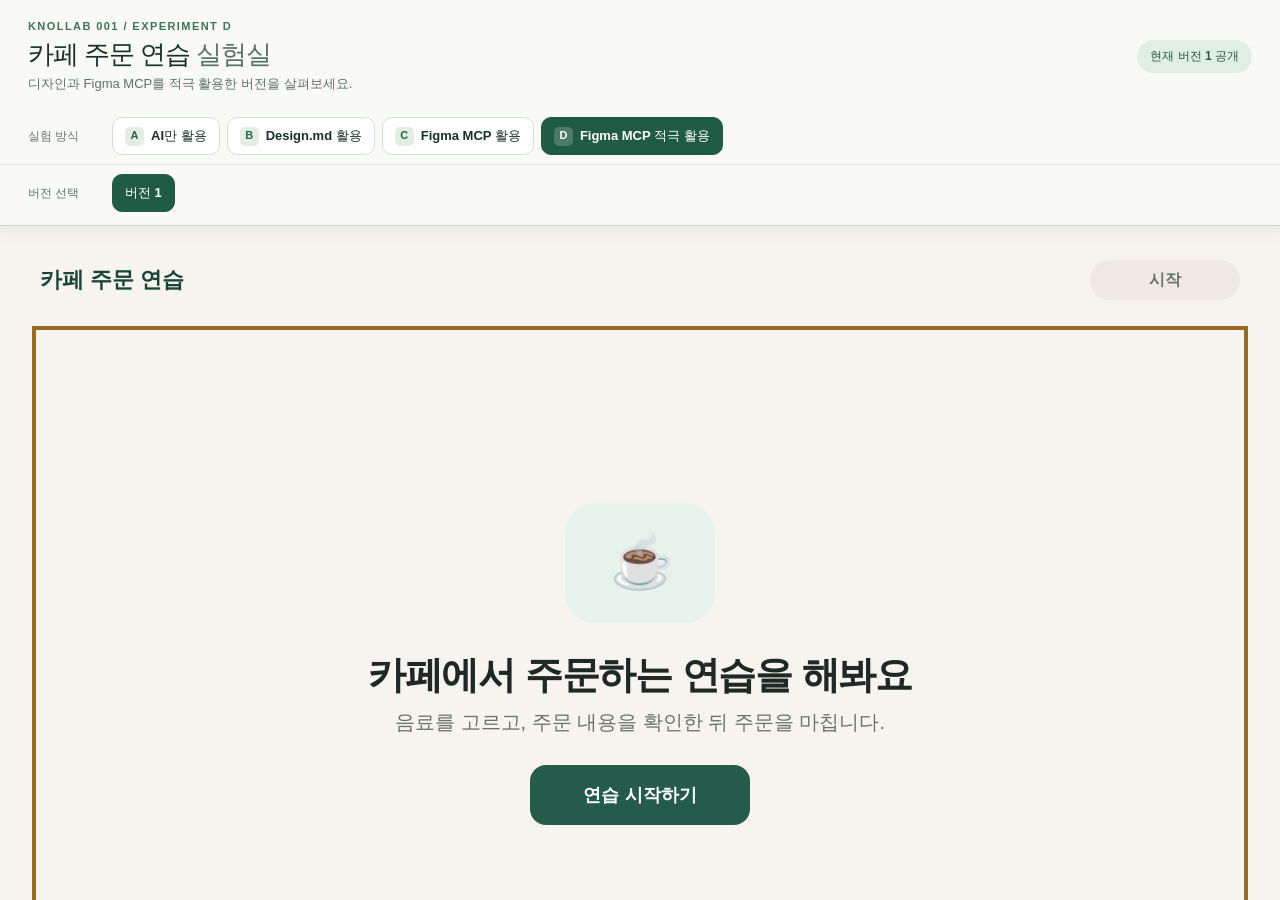
<file: index.html>
<!doctype html>
<html lang="ko">
<head>
  <meta charset="utf-8">
  <meta name="viewport" content="width=device-width, initial-scale=1">
  <meta name="theme-color" content="#152e29">
  <meta name="description" content="카페 주문 연습 실험 D의 버전 1을 체험합니다.">
  <title>실험 D · 카페 주문 연습</title>
  <link rel="stylesheet" href="shell.css">
  <script src="shell.js" defer></script>
</head>
<body>
  <div class="site-shell">
    <header class="site-header">
      <div class="header-top">
        <div class="identity">
          <span class="eyebrow">KNOLLAB 001 / EXPERIMENT D</span>
          <h1>카페 주문 연습 <span>실험실</span></h1>
          <p>디자인과 Figma MCP를 적극 활용한 버전을 살펴보세요.</p>
        </div>
        <span class="availability">현재 버전 1 공개</span>
      </div>

      <nav class="switcher" aria-label="실험 방식 전환">
        <span class="switcher-label">실험 방식</span>
        <div class="switcher-list">
          <a href="https://luckybridge.github.io/knollab-001-a-ai-only/?version=1"><span class="switcher-code">A</span><span>AI만 활용</span></a>
          <a href="https://luckybridge.github.io/knollab-001-b-design-md/?version=1"><span class="switcher-code">B</span><span>Design.md 활용</span></a>
          <a href="https://luckybridge.github.io/knollab-001-c-design-figma-mcp/?version=1"><span class="switcher-code">C</span><span>Figma MCP 활용</span></a>
          <a href="?version=1" aria-current="page"><span class="switcher-code">D</span><span>Figma MCP 적극 활용</span></a>
        </div>
      </nav>

      <nav class="switcher version-switcher" aria-label="버전 전환">
        <span class="switcher-label">버전 선택</span>
        <div class="switcher-list">
          <a href="?version=1" aria-current="page">버전 1</a>
        </div>
      </nav>
    </header>

    <main class="experience" aria-label="버전 1 체험 영역">
      <iframe src="experience/v1/index.html" title="실험 D 버전 1 카페 주문 연습" loading="eager" allow="fullscreen" sandbox="allow-scripts" referrerpolicy="no-referrer"></iframe>
    </main>
  </div>
</body>
</html>
</file>
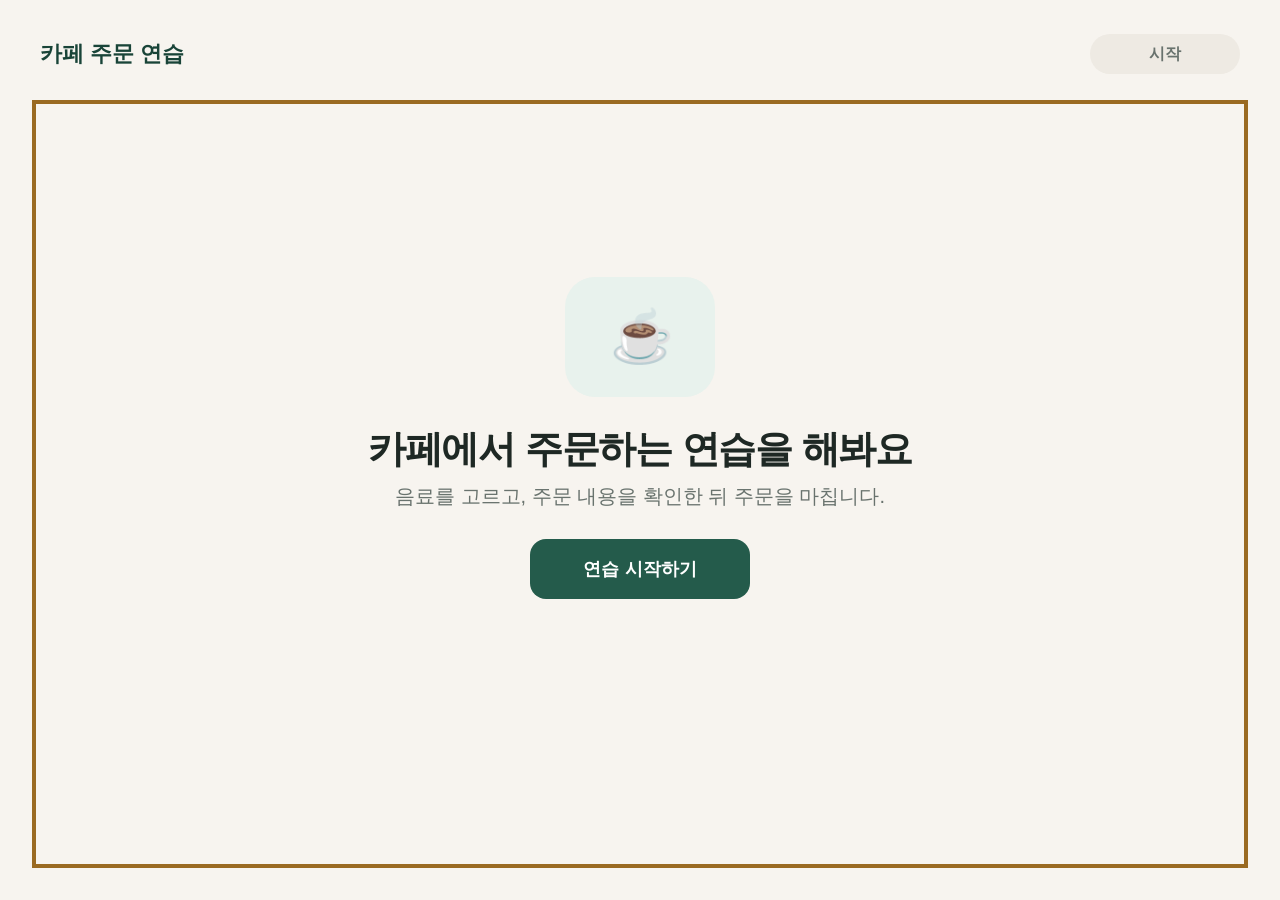
<file: experience/v1/index.html>
<!doctype html>
<html lang="ko">
<head>
  <meta charset="utf-8">
  <meta name="viewport" content="width=device-width, initial-scale=1">
  <meta name="theme-color" content="#245b4b">
  <title>카페 주문 연습</title>
  <link rel="stylesheet" href="style.css">
  <link rel="stylesheet" href="responsive.css">
</head>
<body>
  <div class="app-shell">
    <header class="app-header" aria-label="카페 주문 연습">
      <a class="brand" href="#" data-action="restart">카페 주문 연습</a>
      <div id="progress" class="progress-pill" aria-live="polite">시작</div>
    </header>

    <main id="app" class="app-main" tabindex="-1"></main>

    <div id="live-region" class="sr-only" aria-live="polite" aria-atomic="true"></div>
  </div>

  <noscript>
    <p class="noscript">이 연습을 사용하려면 JavaScript를 켜 주세요.</p>
  </noscript>
  <script src="script.js"></script>
</body>
</html>
</file>
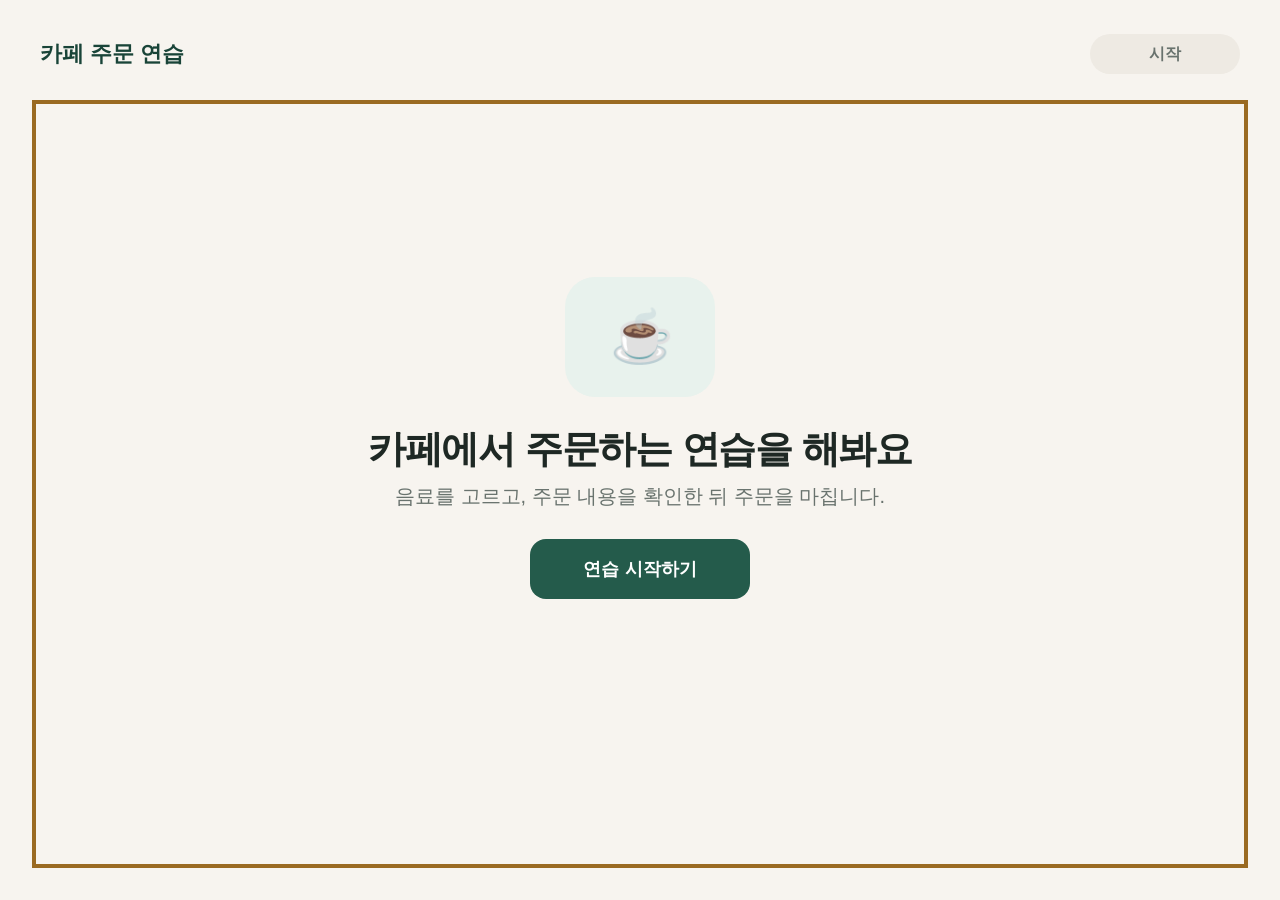
<file: versions/v1/index.html>
<!doctype html>
<html lang="ko">
<head>
  <meta charset="utf-8">
  <meta name="viewport" content="width=device-width, initial-scale=1">
  <meta name="theme-color" content="#245b4b">
  <title>카페 주문 연습</title>
  <link rel="stylesheet" href="style.css">
</head>
<body>
  <div class="app-shell">
    <header class="app-header" aria-label="카페 주문 연습">
      <a class="brand" href="#" data-action="restart">카페 주문 연습</a>
      <div id="progress" class="progress-pill" aria-live="polite">시작</div>
    </header>

    <main id="app" class="app-main" tabindex="-1"></main>

    <div id="live-region" class="sr-only" aria-live="polite" aria-atomic="true"></div>
  </div>

  <noscript>
    <p class="noscript">이 연습을 사용하려면 JavaScript를 켜 주세요.</p>
  </noscript>
  <script src="script.js"></script>
</body>
</html>
</file>
<file: shell.css>
:root { font-family: -apple-system, BlinkMacSystemFont, "Segoe UI", sans-serif; color: #16312a; background: #e9eee8; font-synthesis: none; }
* { box-sizing: border-box; }
body { margin: 0; }
a { color: inherit; }
.site-shell { min-height: 100vh; min-height: 100dvh; display: flex; flex-direction: column; }
.site-header { background: #f9faf6; border-bottom: 1px solid #cbd8cf; box-shadow: 0 5px 18px #143d2b12; position: relative; z-index: 1; }
.header-top { max-width: 1440px; margin: auto; padding: 20px 28px 15px; display: flex; align-items: center; justify-content: space-between; gap: 18px; }
.eyebrow { display: block; color: #3e7259; font-size: 11px; font-weight: 800; letter-spacing: .13em; }
h1 { margin: 5px 0 3px; font-size: clamp(20px, 2vw, 28px); letter-spacing: -.04em; }
h1 span { font-weight: 500; color: #557262; }
.identity p { margin: 0; font-size: 13px; color: #5a7164; }
.availability { white-space: nowrap; border-radius: 999px; background: #e1eee3; color: #285e42; padding: 8px 13px; font-size: 12px; font-weight: 700; }
.switcher { max-width: 1440px; margin: 0 auto; padding: 9px 28px; display: flex; align-items: center; gap: 16px; }
.version-switcher { border-top: 1px solid #e2e9e1; padding-bottom: 13px; }
.switcher-label { width: 68px; flex: none; color: #62776c; font-size: 12px; font-weight: 700; }
.switcher-list { display: flex; flex-wrap: wrap; gap: 7px; }
.switcher-list a { min-height: 38px; display: inline-flex; align-items: center; justify-content: center; gap: 7px; border: 1px solid #d4dfd4; border-radius: 10px; padding: 7px 12px; background: #fff; text-decoration: none; font-size: 13px; font-weight: 650; line-height: 1.2; }
.switcher-list a:hover { border-color: #478066; background: #f1f7ef; }
.switcher-list a:focus-visible { outline: 3px solid #e4aa55; outline-offset: 2px; }
.switcher-list a[aria-current="page"] { background: #205b43; border-color: #205b43; color: white; }
.switcher-list a[aria-current="page"]:hover { background: #164934; }
.switcher-code { width: 19px; height: 19px; display: grid; place-items: center; border-radius: 5px; background: #e2eee4; color: #286347; font-size: 11px; font-weight: 800; }
a[aria-current="page"] .switcher-code { background: #ffffff33; color: white; }
.experience { flex: 1; min-height: 600px; display: flex; }
.experience iframe { display: block; flex: 1; width: 100%; min-height: 600px; border: 0; background: #fff; }
@media (max-width: 700px) {
  .header-top { padding: 17px 16px 12px; align-items: flex-start; }
  .identity p { max-width: 270px; }
  .availability { padding: 6px 9px; font-size: 10px; }
  .switcher { padding: 9px 16px; display: block; }
  .switcher-label { display: block; width: auto; margin: 0 0 6px; }
  .switcher-list { gap: 6px; }
  .switcher-list a { min-height: 36px; padding: 6px 9px; font-size: 12px; }
  .experience, .experience iframe { min-height: 720px; }
}
@media (max-width: 420px) {
  .header-top { display: block; }
  .availability { display: inline-block; margin-top: 10px; }
}
</file>
<file: experience/v1/style.css>
:root {
  --bg: #f7f4ef;
  --surface: #ffffff;
  --text: #1e2824;
  --muted: #69736e;
  --border: #d8d4cd;
  --primary: #245b4b;
  --primary-dark: #194438;
  --primary-soft: #e8f2ed;
  --soft: #eeeae3;
  --complete: #e7f3ea;
  --danger-soft: #fff1ea;
  --focus: #9a6a22;
  --radius-sm: 12px;
  --radius-md: 16px;
  --radius-lg: 22px;
  --shadow: 0 10px 30px rgba(30, 40, 36, 0.08);
}

* { box-sizing: border-box; }

html { background: var(--bg); }

body {
  margin: 0;
  min-width: 768px;
  color: var(--text);
  background: var(--bg);
  font-family: "Noto Sans KR", "Apple SD Gothic Neo", "Malgun Gothic", sans-serif;
  line-height: 1.5;
  -webkit-font-smoothing: antialiased;
}

button, a { font: inherit; }
button { cursor: pointer; }

.app-shell {
  width: min(1200px, calc(100vw - 56px));
  min-height: 100vh;
  margin: 0 auto;
  padding: 28px 0 40px;
}

.app-header {
  display: flex;
  align-items: center;
  justify-content: space-between;
  min-height: 52px;
  gap: 20px;
  margin-bottom: 28px;
}

.brand {
  color: var(--primary-dark);
  font-size: 1.35rem;
  font-weight: 800;
  text-decoration: none;
  border-radius: 10px;
}

.progress-pill {
  flex: 0 0 auto;
  min-width: 150px;
  padding: 8px 14px;
  border-radius: 999px;
  background: var(--soft);
  color: var(--muted);
  text-align: center;
  font-weight: 700;
}

.app-main {
  min-height: calc(100vh - 148px);
  outline: none;
}

.screen {
  display: flex;
  flex-direction: column;
  min-height: 660px;
  gap: 28px;
}

.screen--center {
  align-items: center;
  justify-content: center;
  text-align: center;
}

.hero-symbol,
.complete-symbol {
  display: grid;
  place-items: center;
  width: 150px;
  height: 120px;
  border-radius: 30px;
  background: var(--primary-soft);
  color: var(--primary);
  font-size: 3.2rem;
  font-weight: 800;
  letter-spacing: -0.08em;
}

.complete-symbol {
  width: 112px;
  height: 112px;
  border-radius: 50%;
  background: var(--complete);
  font-size: 2.6rem;
  letter-spacing: 0;
}

.screen-title {
  margin: 0;
  font-size: clamp(2rem, 3.2vw, 2.4rem);
  line-height: 1.25;
  letter-spacing: -0.03em;
}

.screen-copy {
  margin: 8px 0 0;
  color: var(--muted);
  font-size: 1.25rem;
}

.title-block { max-width: 900px; }
.title-block--center { text-align: center; }

.current-selection {
  display: flex;
  align-items: center;
  justify-content: space-between;
  gap: 20px;
  min-height: 58px;
  padding: 12px 18px;
  border-radius: 14px;
  background: var(--soft);
}

.current-selection__label {
  color: var(--muted);
  font-weight: 700;
}

.current-selection__value {
  text-align: right;
  font-size: 1.1rem;
  font-weight: 800;
}

.choice-grid {
  display: grid;
  grid-template-columns: repeat(2, minmax(0, 1fr));
  gap: 16px;
}

.choice-grid--three {
  grid-template-columns: repeat(3, minmax(0, 1fr));
}

.choice-card {
  position: relative;
  display: flex;
  flex-direction: column;
  justify-content: center;
  min-height: 178px;
  padding: 20px;
  border: 2px solid var(--border);
  border-radius: 20px;
  background: var(--surface);
  color: var(--text);
  text-align: left;
  transition: border-color 120ms ease, background 120ms ease, transform 120ms ease;
}

.choice-card:hover { transform: translateY(-1px); }
.choice-card:active { transform: translateY(0); }

.choice-card.is-selected {
  border: 3px solid var(--primary);
  background: var(--primary-soft);
}

.choice-card__visual {
  width: 78px;
  height: 62px;
  margin-bottom: 12px;
  border-radius: 18px 18px 14px 14px;
  background: var(--drink-color, #8c664e);
  box-shadow: inset 0 -10px 0 rgba(255,255,255,0.16);
}

.choice-card__name {
  font-size: 1.45rem;
  font-weight: 800;
}

.choice-card__detail {
  margin-top: 6px;
  color: var(--muted);
  font-size: 1rem;
}

.choice-card__status {
  margin-top: 12px;
  color: var(--primary);
  font-size: 0.95rem;
  font-weight: 800;
}

.choice-card--simple { min-height: 170px; }
.choice-card--simple .choice-card__name { font-size: 1.55rem; }

.action-row {
  display: flex;
  justify-content: flex-end;
  gap: 14px;
  margin-top: auto;
  padding-top: 12px;
}

.button {
  min-width: 180px;
  min-height: 60px;
  padding: 14px 24px;
  border-radius: 16px;
  border: 2px solid transparent;
  font-size: 1.15rem;
  font-weight: 800;
}

.button--primary {
  min-width: 220px;
  color: white;
  background: var(--primary);
}

.button--secondary {
  color: var(--text);
  border-color: var(--border);
  background: var(--surface);
}

.button:disabled {
  cursor: not-allowed;
  color: #7d8581;
  background: #e3e0db;
  border-color: #e3e0db;
}

.review-card {
  overflow: hidden;
  border: 2px solid var(--border);
  border-radius: var(--radius-lg);
  background: var(--surface);
  box-shadow: var(--shadow);
}

.review-row,
.review-total {
  display: flex;
  align-items: center;
  justify-content: space-between;
  gap: 20px;
  min-height: 68px;
  padding: 14px 24px;
  border-bottom: 1px solid #ebe7e0;
}

.review-row__main {
  display: flex;
  align-items: center;
  gap: 20px;
}

.review-row__label {
  min-width: 52px;
  color: var(--muted);
  font-weight: 700;
}

.review-row__value {
  font-size: 1.2rem;
  font-weight: 800;
}

.edit-button {
  min-width: 88px;
  min-height: 42px;
  padding: 8px 12px;
  border: 0;
  border-radius: 10px;
  color: var(--primary);
  background: #f2f0ec;
  font-weight: 800;
}

.review-total {
  min-height: 82px;
  border-bottom: 0;
  font-weight: 800;
}

.review-total__price {
  color: var(--primary-dark);
  font-size: 1.75rem;
}

.order-phrase {
  width: min(720px, 100%);
  padding: 18px 24px;
  border: 2px solid var(--border);
  border-radius: 18px;
  background: var(--surface);
  text-align: left;
}

.order-phrase__label {
  display: block;
  color: var(--muted);
  font-size: 0.95rem;
  font-weight: 700;
}

.order-phrase__text {
  display: block;
  margin-top: 8px;
  font-size: 1.3rem;
  font-weight: 800;
}

.notice {
  padding: 12px 16px;
  border-radius: 12px;
  background: var(--danger-soft);
  font-weight: 700;
}

.sr-only {
  position: absolute !important;
  width: 1px !important;
  height: 1px !important;
  padding: 0 !important;
  margin: -1px !important;
  overflow: hidden !important;
  clip: rect(0,0,0,0) !important;
  white-space: nowrap !important;
  border: 0 !important;
}

.noscript { padding: 20px; }

:focus-visible {
  outline: 4px solid var(--focus);
  outline-offset: 4px;
}

@media (max-width: 940px) {
  body { min-width: 720px; }

  .app-shell {
    width: calc(100vw - 48px);
    padding-top: 24px;
  }

  .screen {
    min-height: calc(100vh - 142px);
    gap: 24px;
  }

  .screen-title { font-size: 2rem; }
  .screen-copy { font-size: 1.1rem; }

  .choice-card { min-height: 210px; }
  .choice-card--simple { min-height: 178px; }

  .action-row {
    flex-direction: column-reverse;
    gap: 10px;
  }

  .button {
    width: 100%;
    min-height: 62px;
  }
}

@media (prefers-reduced-motion: reduce) {
  *, *::before, *::after {
    scroll-behavior: auto !important;
    transition: none !important;
    animation: none !important;
  }
}
</file>
<file: experience/v1/responsive.css>
@media (max-width: 719px) {
  body { min-width: 0; }
  .app-shell {
    width: calc(100% - 32px);
    padding: 16px 0 32px;
  }
  .app-header {
    gap: 12px;
    margin-bottom: 20px;
  }
  .brand { font-size: 1.1rem; }
  .progress-pill {
    min-width: 0;
    padding: 7px 12px;
    font-size: 0.85rem;
  }
  .screen {
    min-height: calc(100vh - 112px);
    gap: 20px;
  }
  .screen-title { font-size: 1.7rem; }
  .screen-copy { font-size: 1rem; }
  .hero-symbol { width: 112px; height: 100px; font-size: 2.7rem; }
  .choice-grid,
  .choice-grid--three { grid-template-columns: minmax(0, 1fr); }
  .choice-card,
  .choice-card--simple { min-height: 120px; padding: 16px; }
  .choice-card__name,
  .choice-card--simple .choice-card__name { font-size: 1.25rem; }
  .current-selection { flex-wrap: wrap; gap: 4px 12px; }
  .current-selection__value { text-align: left; overflow-wrap: anywhere; }
  .button,
  .button--primary { min-width: 0; }
  .review-row,
  .review-total { flex-wrap: wrap; padding: 14px 16px; }
  .review-row__main { flex: 1 1 100%; min-width: 0; justify-content: space-between; gap: 10px; }
  .review-row__value { font-size: 1rem; text-align: right; overflow-wrap: anywhere; }
  .review-total__price { font-size: 1.4rem; }
  .order-phrase { padding: 16px; overflow-wrap: anywhere; }
  .order-phrase__text { font-size: 1.1rem; }
}
</file>
<file: versions/v1/style.css>
:root {
  --bg: #f7f4ef;
  --surface: #ffffff;
  --text: #1e2824;
  --muted: #69736e;
  --border: #d8d4cd;
  --primary: #245b4b;
  --primary-dark: #194438;
  --primary-soft: #e8f2ed;
  --soft: #eeeae3;
  --complete: #e7f3ea;
  --danger-soft: #fff1ea;
  --focus: #9a6a22;
  --radius-sm: 12px;
  --radius-md: 16px;
  --radius-lg: 22px;
  --shadow: 0 10px 30px rgba(30, 40, 36, 0.08);
}

* { box-sizing: border-box; }

html { background: var(--bg); }

body {
  margin: 0;
  min-width: 768px;
  color: var(--text);
  background: var(--bg);
  font-family: "Noto Sans KR", "Apple SD Gothic Neo", "Malgun Gothic", sans-serif;
  line-height: 1.5;
  -webkit-font-smoothing: antialiased;
}

button, a { font: inherit; }
button { cursor: pointer; }

.app-shell {
  width: min(1200px, calc(100vw - 56px));
  min-height: 100vh;
  margin: 0 auto;
  padding: 28px 0 40px;
}

.app-header {
  display: flex;
  align-items: center;
  justify-content: space-between;
  min-height: 52px;
  gap: 20px;
  margin-bottom: 28px;
}

.brand {
  color: var(--primary-dark);
  font-size: 1.35rem;
  font-weight: 800;
  text-decoration: none;
  border-radius: 10px;
}

.progress-pill {
  flex: 0 0 auto;
  min-width: 150px;
  padding: 8px 14px;
  border-radius: 999px;
  background: var(--soft);
  color: var(--muted);
  text-align: center;
  font-weight: 700;
}

.app-main {
  min-height: calc(100vh - 148px);
  outline: none;
}

.screen {
  display: flex;
  flex-direction: column;
  min-height: 660px;
  gap: 28px;
}

.screen--center {
  align-items: center;
  justify-content: center;
  text-align: center;
}

.hero-symbol,
.complete-symbol {
  display: grid;
  place-items: center;
  width: 150px;
  height: 120px;
  border-radius: 30px;
  background: var(--primary-soft);
  color: var(--primary);
  font-size: 3.2rem;
  font-weight: 800;
  letter-spacing: -0.08em;
}

.complete-symbol {
  width: 112px;
  height: 112px;
  border-radius: 50%;
  background: var(--complete);
  font-size: 2.6rem;
  letter-spacing: 0;
}

.screen-title {
  margin: 0;
  font-size: clamp(2rem, 3.2vw, 2.4rem);
  line-height: 1.25;
  letter-spacing: -0.03em;
}

.screen-copy {
  margin: 8px 0 0;
  color: var(--muted);
  font-size: 1.25rem;
}

.title-block { max-width: 900px; }
.title-block--center { text-align: center; }

.current-selection {
  display: flex;
  align-items: center;
  justify-content: space-between;
  gap: 20px;
  min-height: 58px;
  padding: 12px 18px;
  border-radius: 14px;
  background: var(--soft);
}

.current-selection__label {
  color: var(--muted);
  font-weight: 700;
}

.current-selection__value {
  text-align: right;
  font-size: 1.1rem;
  font-weight: 800;
}

.choice-grid {
  display: grid;
  grid-template-columns: repeat(2, minmax(0, 1fr));
  gap: 16px;
}

.choice-grid--three {
  grid-template-columns: repeat(3, minmax(0, 1fr));
}

.choice-card {
  position: relative;
  display: flex;
  flex-direction: column;
  justify-content: center;
  min-height: 178px;
  padding: 20px;
  border: 2px solid var(--border);
  border-radius: 20px;
  background: var(--surface);
  color: var(--text);
  text-align: left;
  transition: border-color 120ms ease, background 120ms ease, transform 120ms ease;
}

.choice-card:hover { transform: translateY(-1px); }
.choice-card:active { transform: translateY(0); }

.choice-card.is-selected {
  border: 3px solid var(--primary);
  background: var(--primary-soft);
}

.choice-card__visual {
  width: 78px;
  height: 62px;
  margin-bottom: 12px;
  border-radius: 18px 18px 14px 14px;
  background: var(--drink-color, #8c664e);
  box-shadow: inset 0 -10px 0 rgba(255,255,255,0.16);
}

.choice-card__name {
  font-size: 1.45rem;
  font-weight: 800;
}

.choice-card__detail {
  margin-top: 6px;
  color: var(--muted);
  font-size: 1rem;
}

.choice-card__status {
  margin-top: 12px;
  color: var(--primary);
  font-size: 0.95rem;
  font-weight: 800;
}

.choice-card--simple { min-height: 170px; }
.choice-card--simple .choice-card__name { font-size: 1.55rem; }

.action-row {
  display: flex;
  justify-content: flex-end;
  gap: 14px;
  margin-top: auto;
  padding-top: 12px;
}

.button {
  min-width: 180px;
  min-height: 60px;
  padding: 14px 24px;
  border-radius: 16px;
  border: 2px solid transparent;
  font-size: 1.15rem;
  font-weight: 800;
}

.button--primary {
  min-width: 220px;
  color: white;
  background: var(--primary);
}

.button--secondary {
  color: var(--text);
  border-color: var(--border);
  background: var(--surface);
}

.button:disabled {
  cursor: not-allowed;
  color: #7d8581;
  background: #e3e0db;
  border-color: #e3e0db;
}

.review-card {
  overflow: hidden;
  border: 2px solid var(--border);
  border-radius: var(--radius-lg);
  background: var(--surface);
  box-shadow: var(--shadow);
}

.review-row,
.review-total {
  display: flex;
  align-items: center;
  justify-content: space-between;
  gap: 20px;
  min-height: 68px;
  padding: 14px 24px;
  border-bottom: 1px solid #ebe7e0;
}

.review-row__main {
  display: flex;
  align-items: center;
  gap: 20px;
}

.review-row__label {
  min-width: 52px;
  color: var(--muted);
  font-weight: 700;
}

.review-row__value {
  font-size: 1.2rem;
  font-weight: 800;
}

.edit-button {
  min-width: 88px;
  min-height: 42px;
  padding: 8px 12px;
  border: 0;
  border-radius: 10px;
  color: var(--primary);
  background: #f2f0ec;
  font-weight: 800;
}

.review-total {
  min-height: 82px;
  border-bottom: 0;
  font-weight: 800;
}

.review-total__price {
  color: var(--primary-dark);
  font-size: 1.75rem;
}

.order-phrase {
  width: min(720px, 100%);
  padding: 18px 24px;
  border: 2px solid var(--border);
  border-radius: 18px;
  background: var(--surface);
  text-align: left;
}

.order-phrase__label {
  display: block;
  color: var(--muted);
  font-size: 0.95rem;
  font-weight: 700;
}

.order-phrase__text {
  display: block;
  margin-top: 8px;
  font-size: 1.3rem;
  font-weight: 800;
}

.notice {
  padding: 12px 16px;
  border-radius: 12px;
  background: var(--danger-soft);
  font-weight: 700;
}

.sr-only {
  position: absolute !important;
  width: 1px !important;
  height: 1px !important;
  padding: 0 !important;
  margin: -1px !important;
  overflow: hidden !important;
  clip: rect(0,0,0,0) !important;
  white-space: nowrap !important;
  border: 0 !important;
}

.noscript { padding: 20px; }

:focus-visible {
  outline: 4px solid var(--focus);
  outline-offset: 4px;
}

@media (max-width: 940px) {
  body { min-width: 720px; }

  .app-shell {
    width: calc(100vw - 48px);
    padding-top: 24px;
  }

  .screen {
    min-height: calc(100vh - 142px);
    gap: 24px;
  }

  .screen-title { font-size: 2rem; }
  .screen-copy { font-size: 1.1rem; }

  .choice-card { min-height: 210px; }
  .choice-card--simple { min-height: 178px; }

  .action-row {
    flex-direction: column-reverse;
    gap: 10px;
  }

  .button {
    width: 100%;
    min-height: 62px;
  }
}

@media (prefers-reduced-motion: reduce) {
  *, *::before, *::after {
    scroll-behavior: auto !important;
    transition: none !important;
    animation: none !important;
  }
}
</file>
